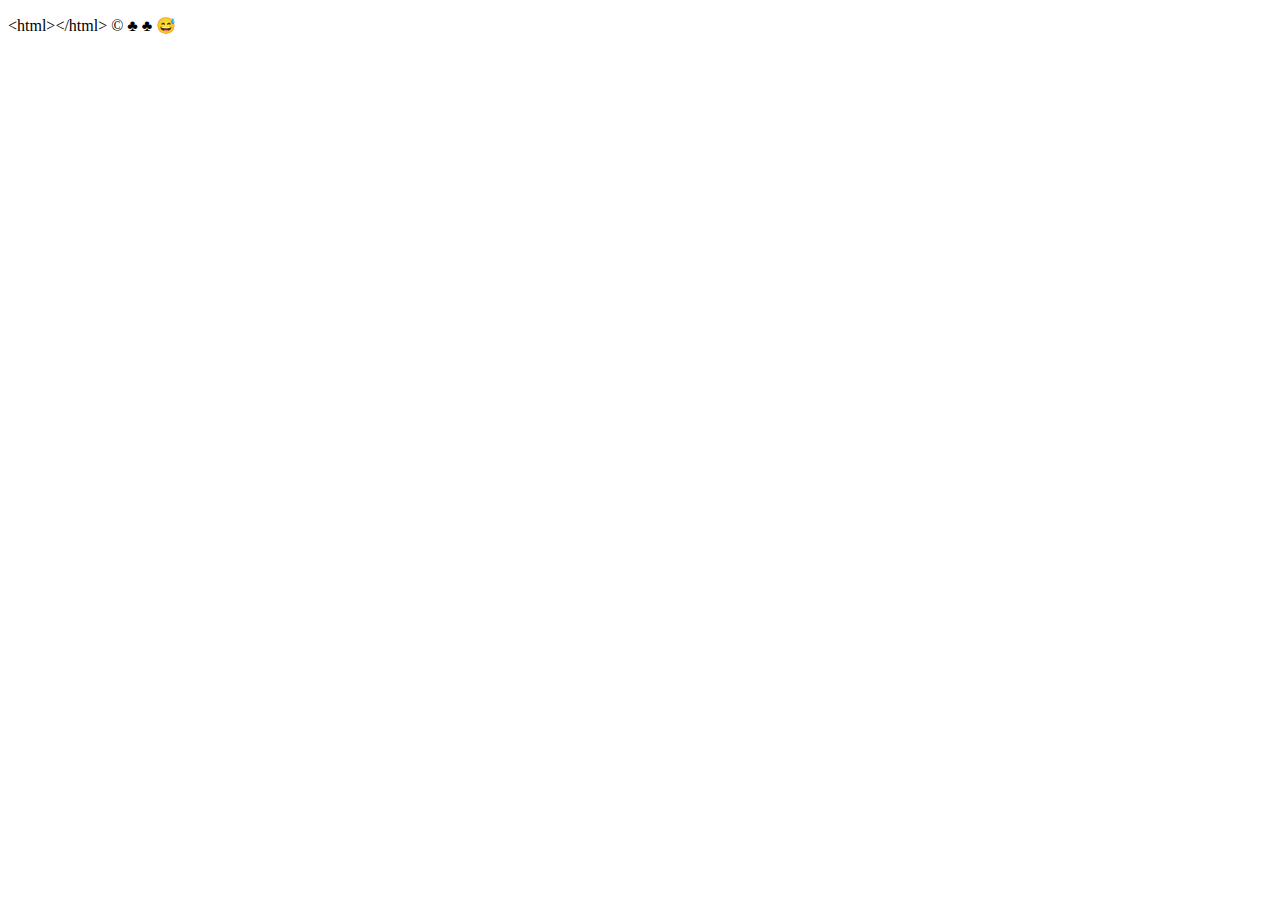
<file: 101 HTML Entities/index.html>
<!DOCTYPE html>
<html lang="en">
<head>
    <meta charset="UTF-8">
    <title>html entities</title>
</head>
<body>
    <p>
        &lt;html&gt;&lt;/html&gt;
        &#169;
        &clubs;
        &#9827;
        &#128517;
    </p>
</body>
</html>
</file>
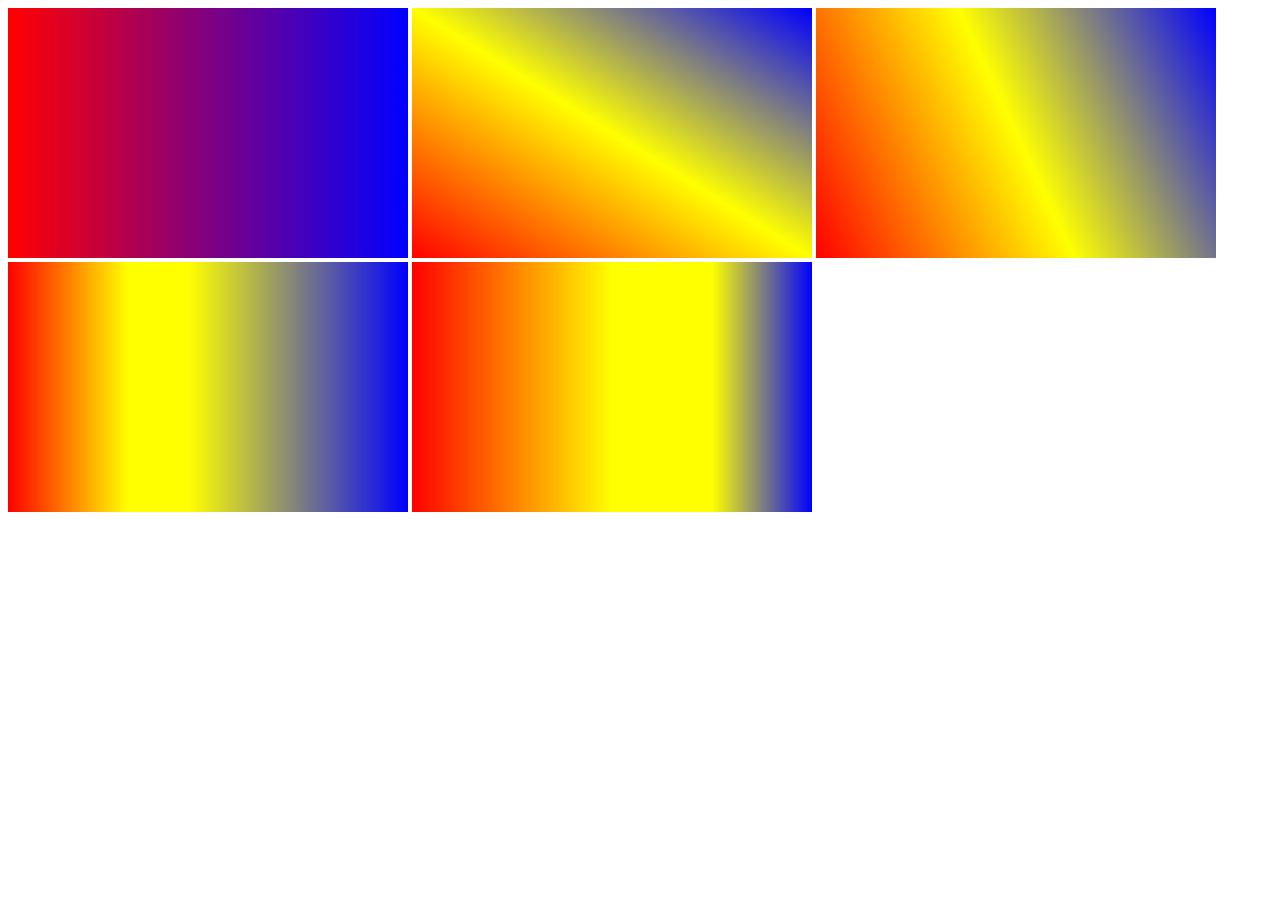
<file: 104 linear gradient/index.html>
<!DOCTYPE html>
<html lang="en">
<head>
    <meta charset="UTF-8">
    <title>linear gradient</title>
    <link rel="stylesheet" href="css/style.css">
</head>
<body>
    <div class="box1"></div>
    <div class="box2"></div>
    <div class="box3"></div>
    <div class="box4"></div>
    <div class="box5"></div>
</body>
</html>
</file>
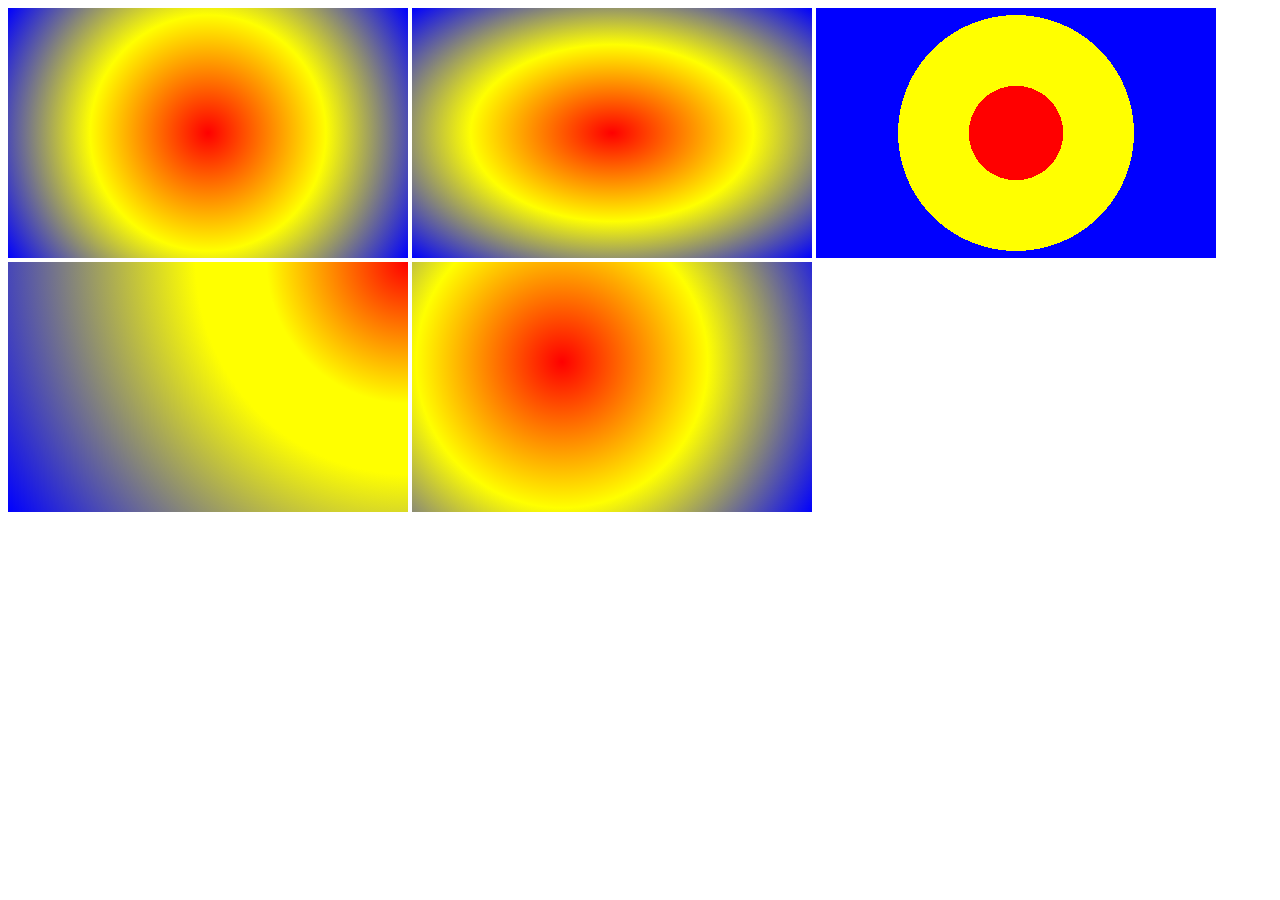
<file: 107-110 radial gradient/index.html>
<!DOCTYPE html>
<html lang="en">
<head>
    <meta charset="UTF-8">
    <title>radial gradient</title>
    <link rel="stylesheet" href="css/style.css">
</head>
<body>
    <div class="box1"></div>
    <div class="box2"></div>
    <div class="box3"></div>
    <div class="box4"></div>
    <div class="box5"></div>
</body>
</html>
</file>
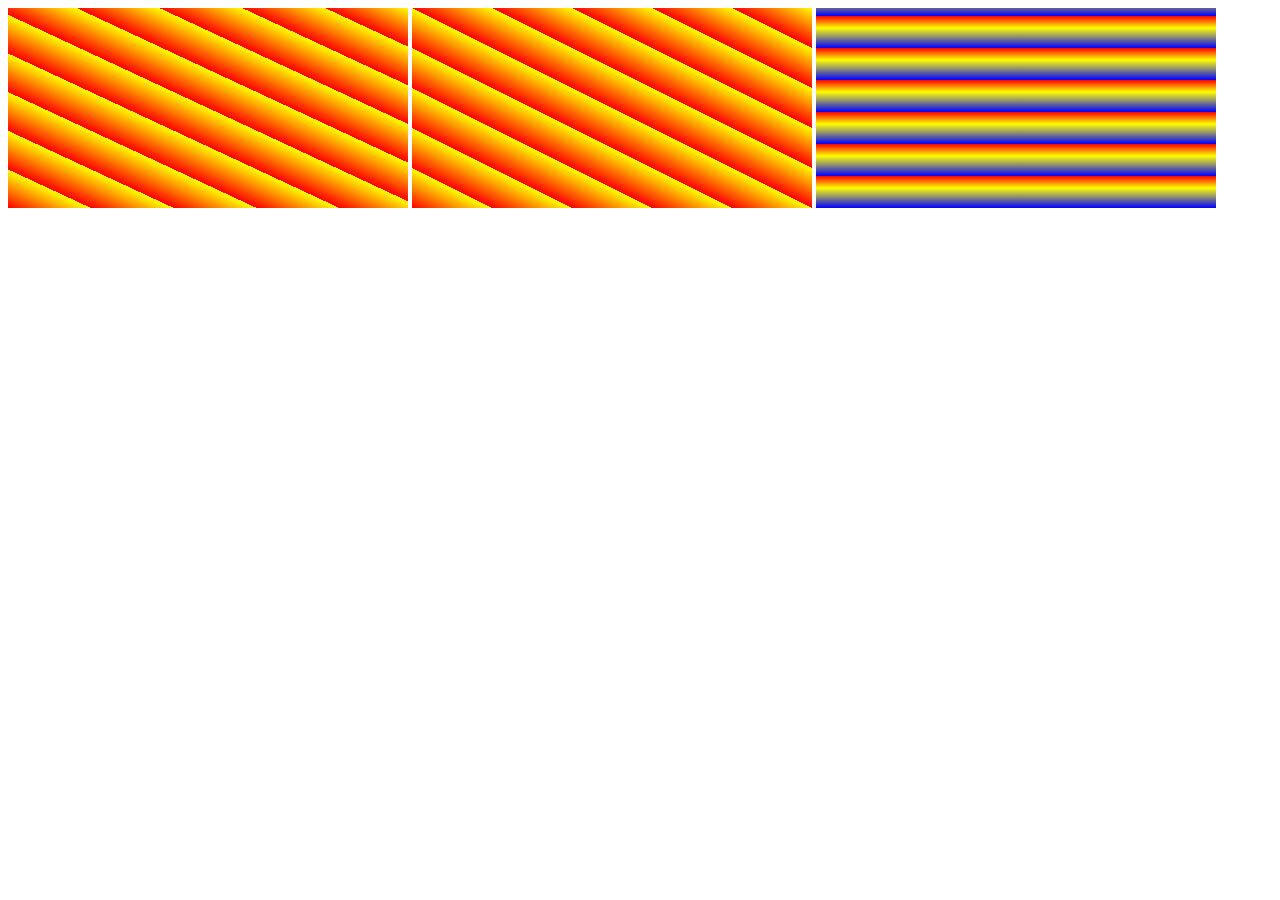
<file: 111-112 reprating linear gradient/index.html>
<!DOCTYPE html>
<html lang="en">
<head>
    <meta charset="UTF-8">
    <title>repeating radial gradient</title>
    <link rel="stylesheet" href="css/style.css">
</head>
<body>
    <div class="box1"></div>
    <div class="box2"></div>
    <div class="box3"></div>
</body>
</html>
</file>
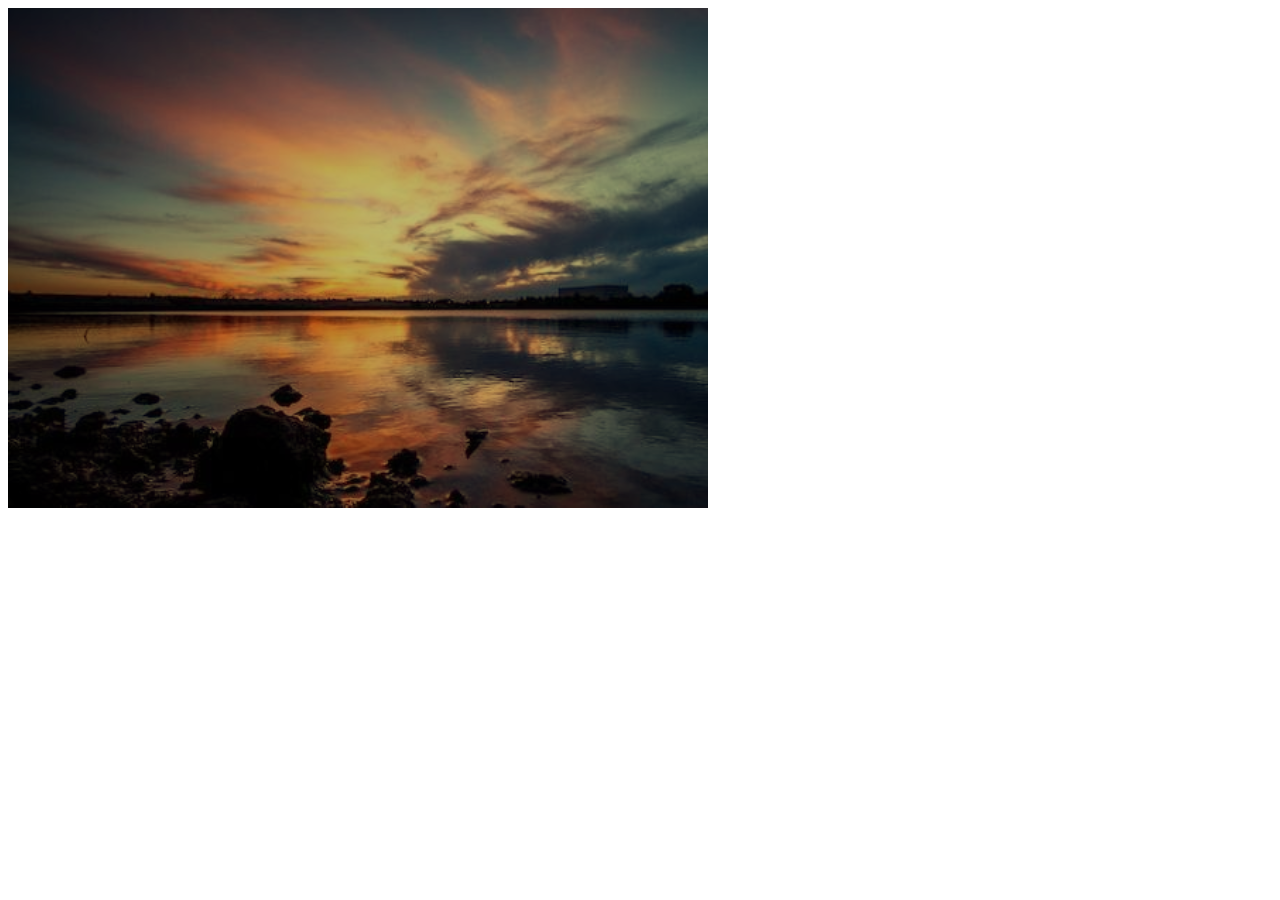
<file: 114 css blend mode/index.html>
<!DOCTYPE html>
<html lang="en">
<head>
    <meta charset="UTF-8">
    <title>css blend mode</title>
    <link rel="stylesheet" href="css/style.css">
</head>
<body>
   <div class="box">
       
   </div> 
</body>
</html>
</file>
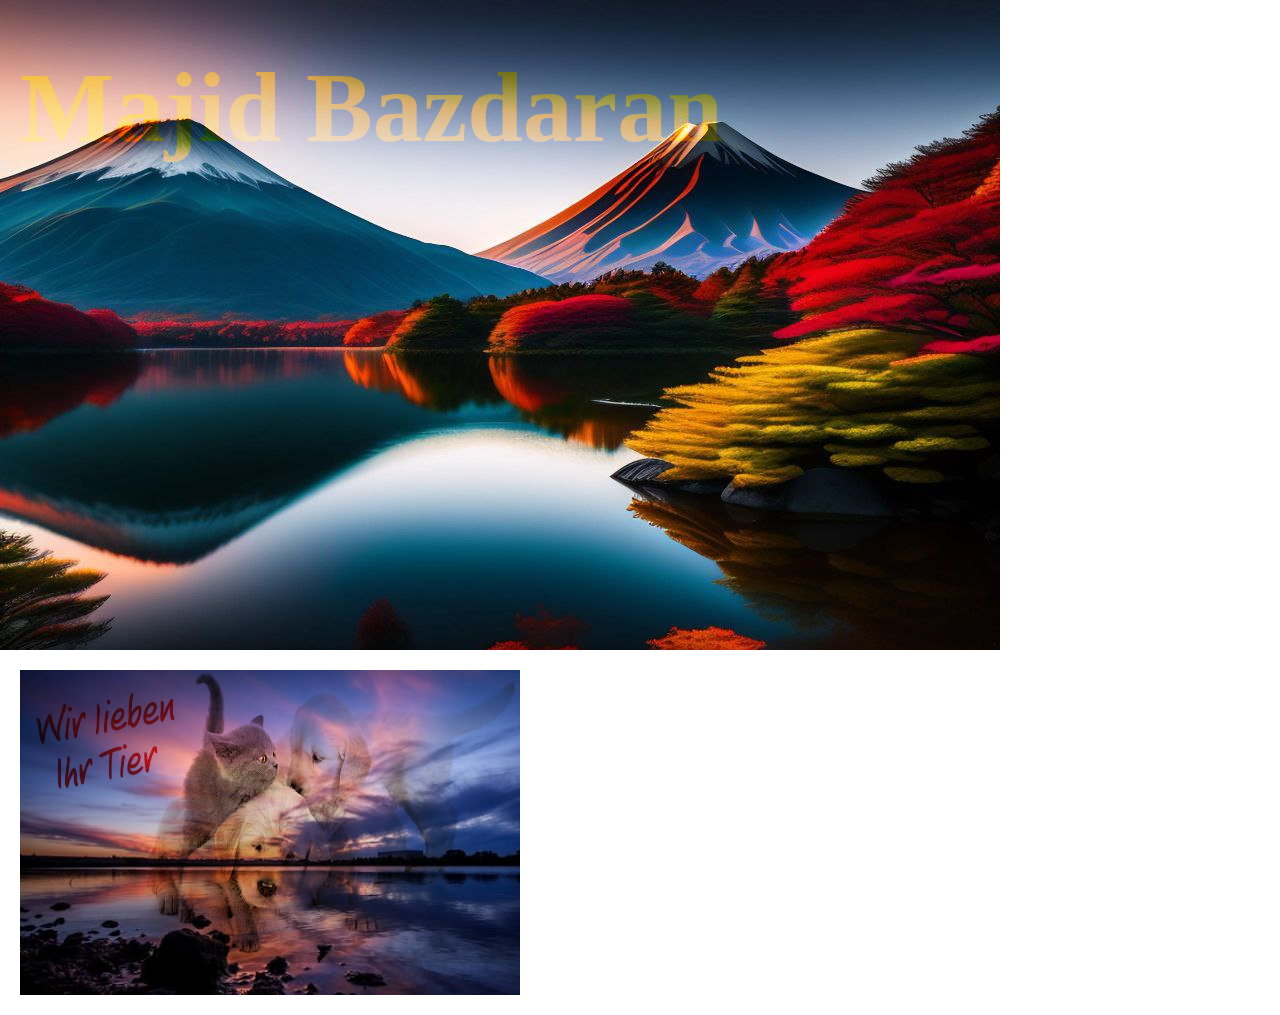
<file: 115 mix blend mode/index.html>
<!DOCTYPE html>
<html lang="en">
<head>
    <meta charset="UTF-8">
    <title>css blend mode</title>
    <link rel="stylesheet" href="css/style.css">
</head>
<body>
   <div class="box">
      <h1>Majid Bazdaran</h1> 
   </div> 
   <div class="box2">
       <img src="image/kids.jpg" alt="">
   </div>
</body>
</html>
</file>
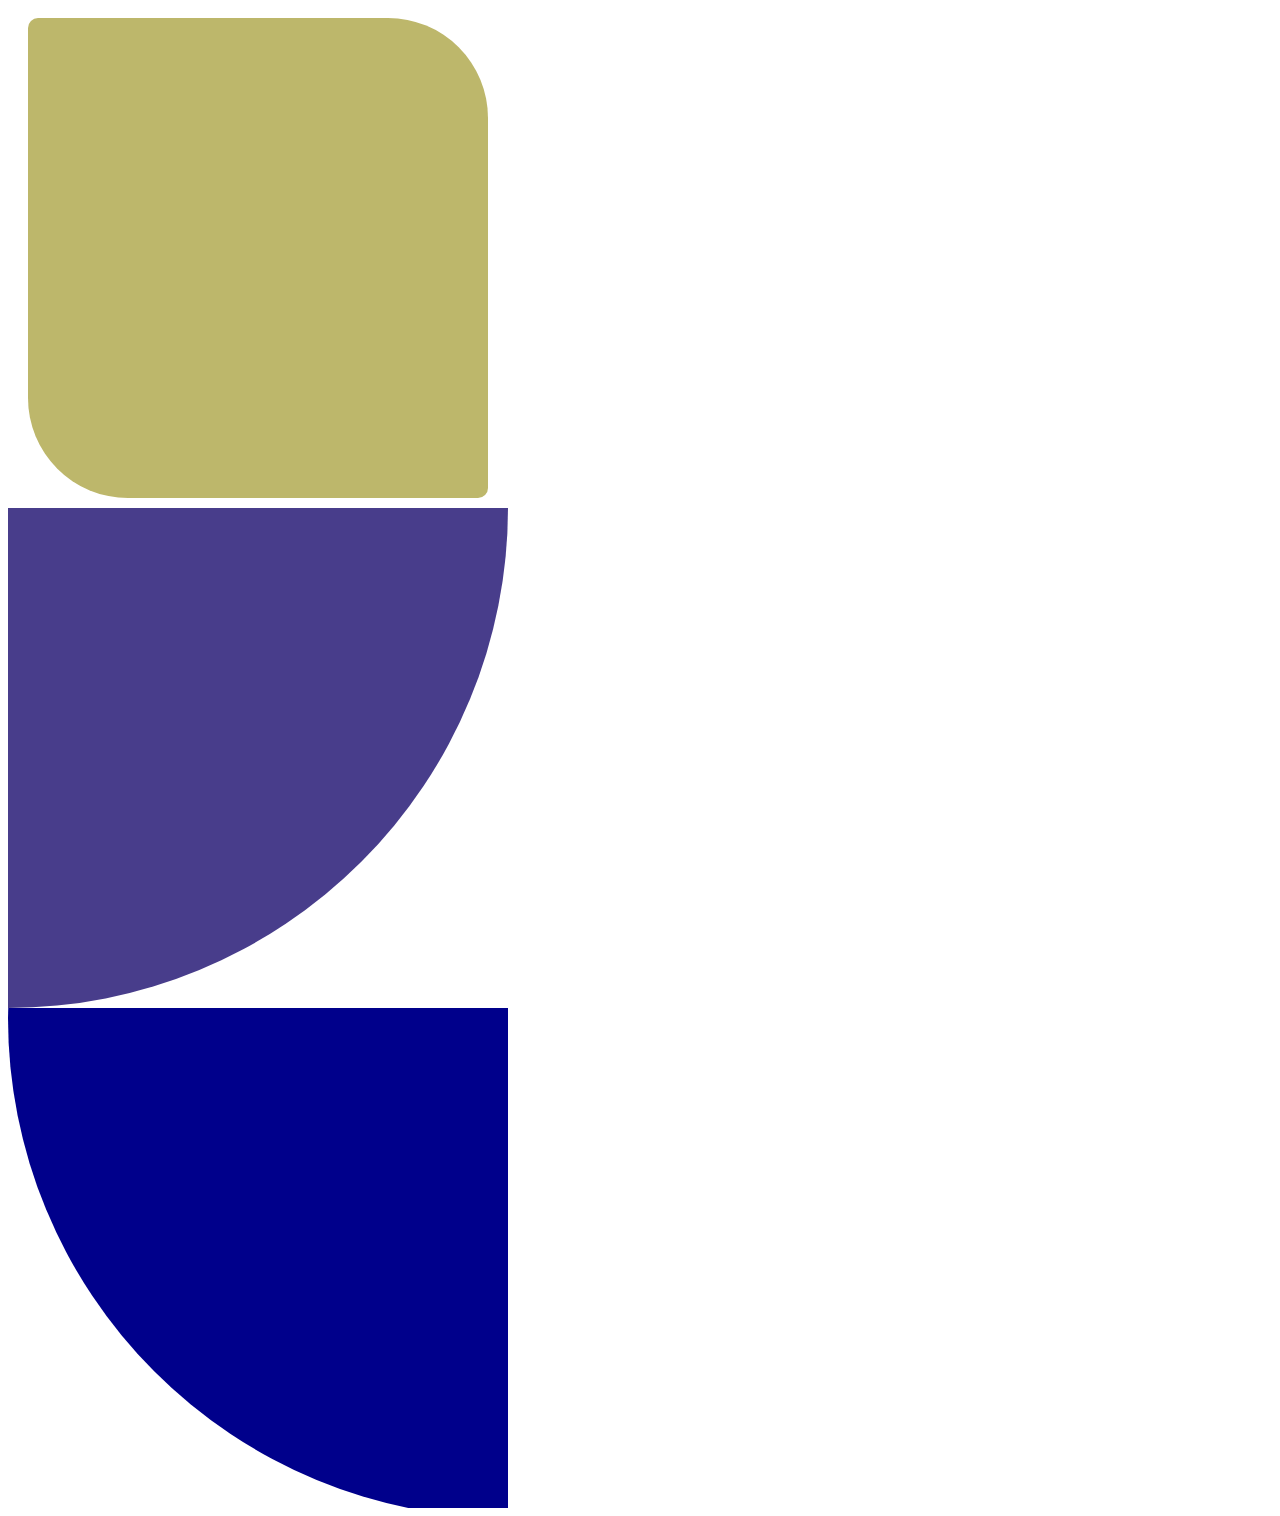
<file: 118-119 css inset & circle/index.html>
<!DOCTYPE html>
<html lang="en">
<head>
    <meta charset="UTF-8">
    <title>css inset & circle</title>
    <link rel="stylesheet" href="css/style.css">
</head>
<body>
    <div class="box">
        
    </div>
    <div class="box2">
        
    </div>
    <div class="box3">
        
    </div>
</body>
</html>
</file>
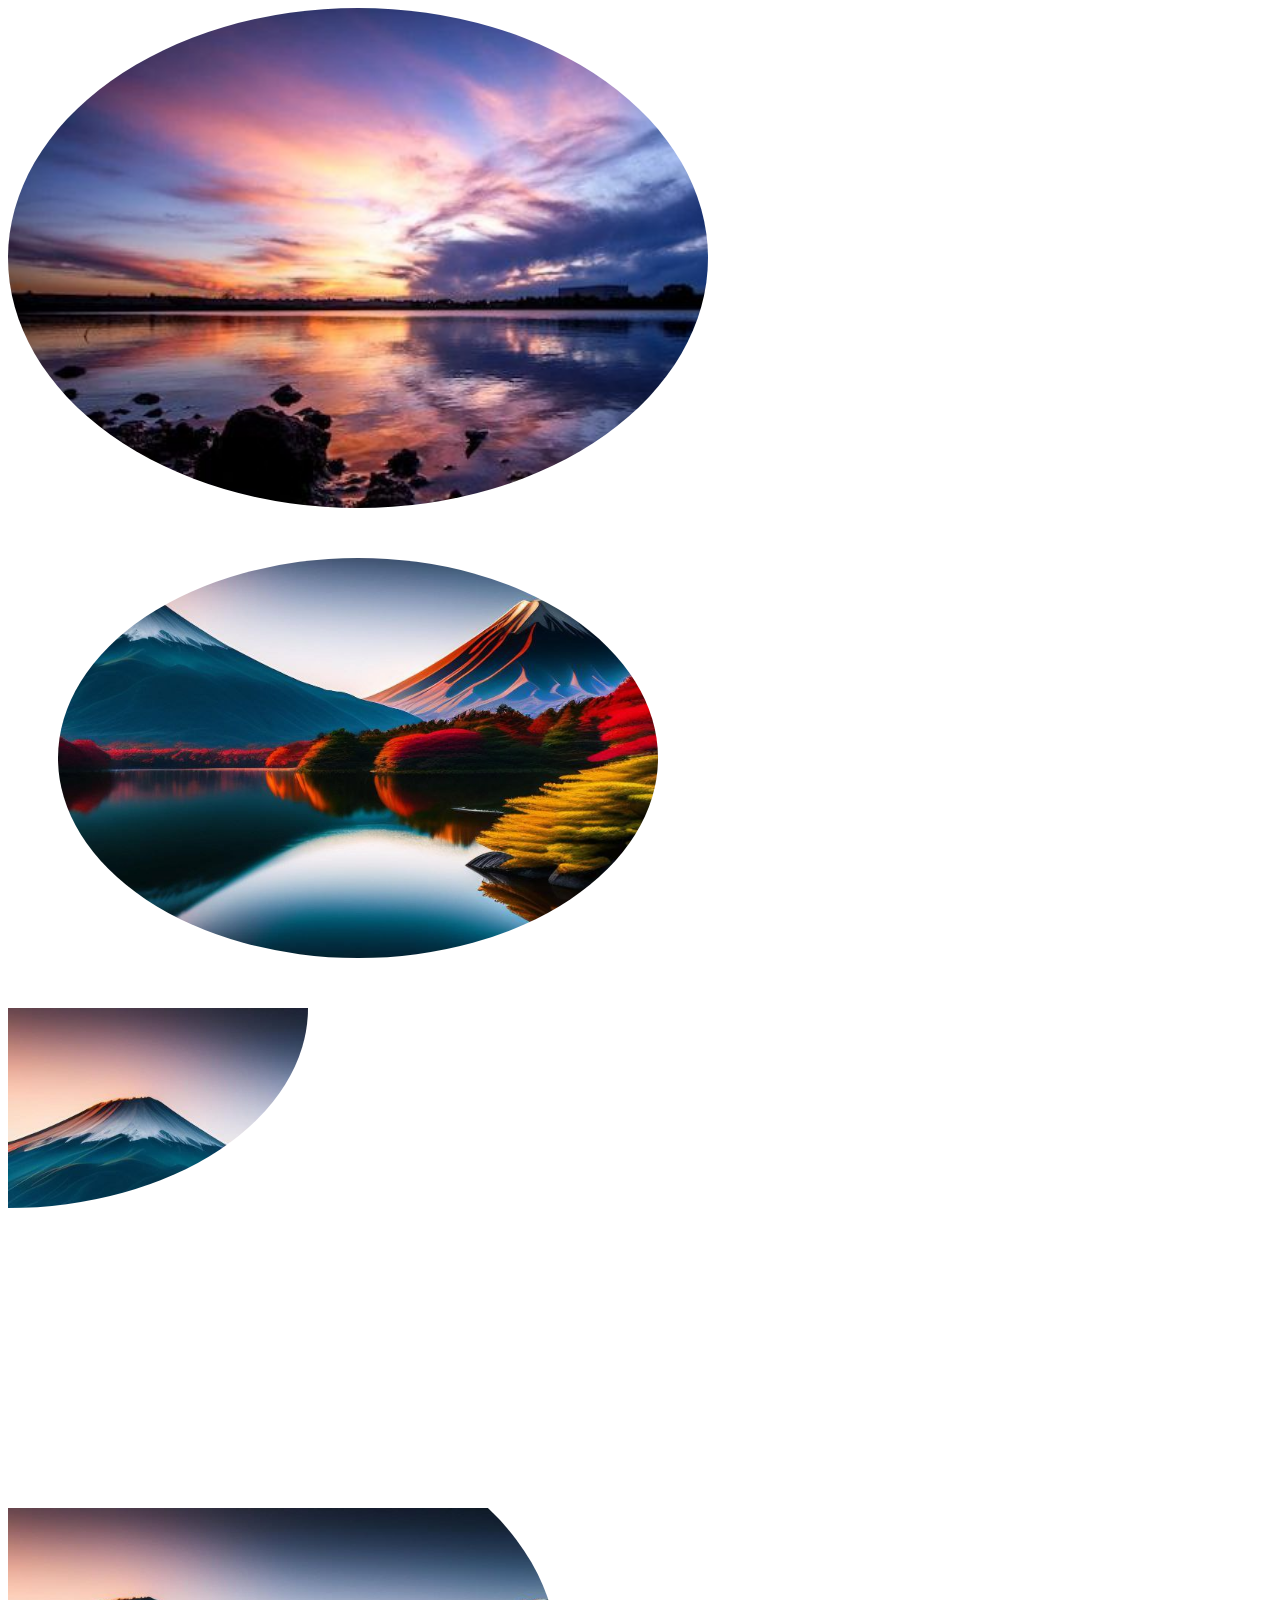
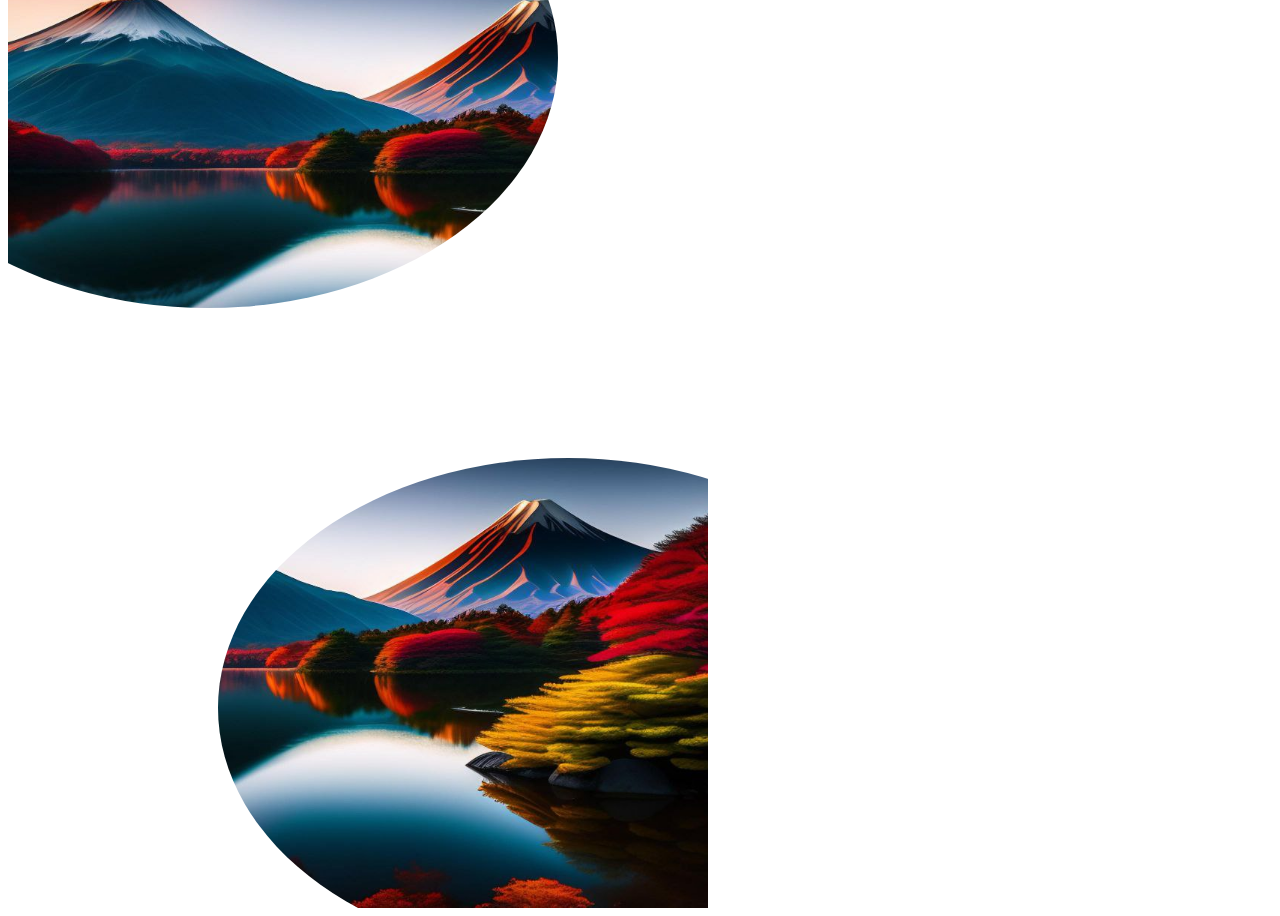
<file: 120 css ellipse/index.html>
<!DOCTYPE html>
<html lang="en">
<head>
    <meta charset="UTF-8">
    <title>ellipse css</title>
    <link rel="stylesheet" href="css/style.css">
</head>
<body>
    <div class="box"></div>
    <div class="box2"></div>
    <div class="box3"></div>
    <div class="box4"></div>
    <div class="box5"></div>
</body>
</html>
</file>
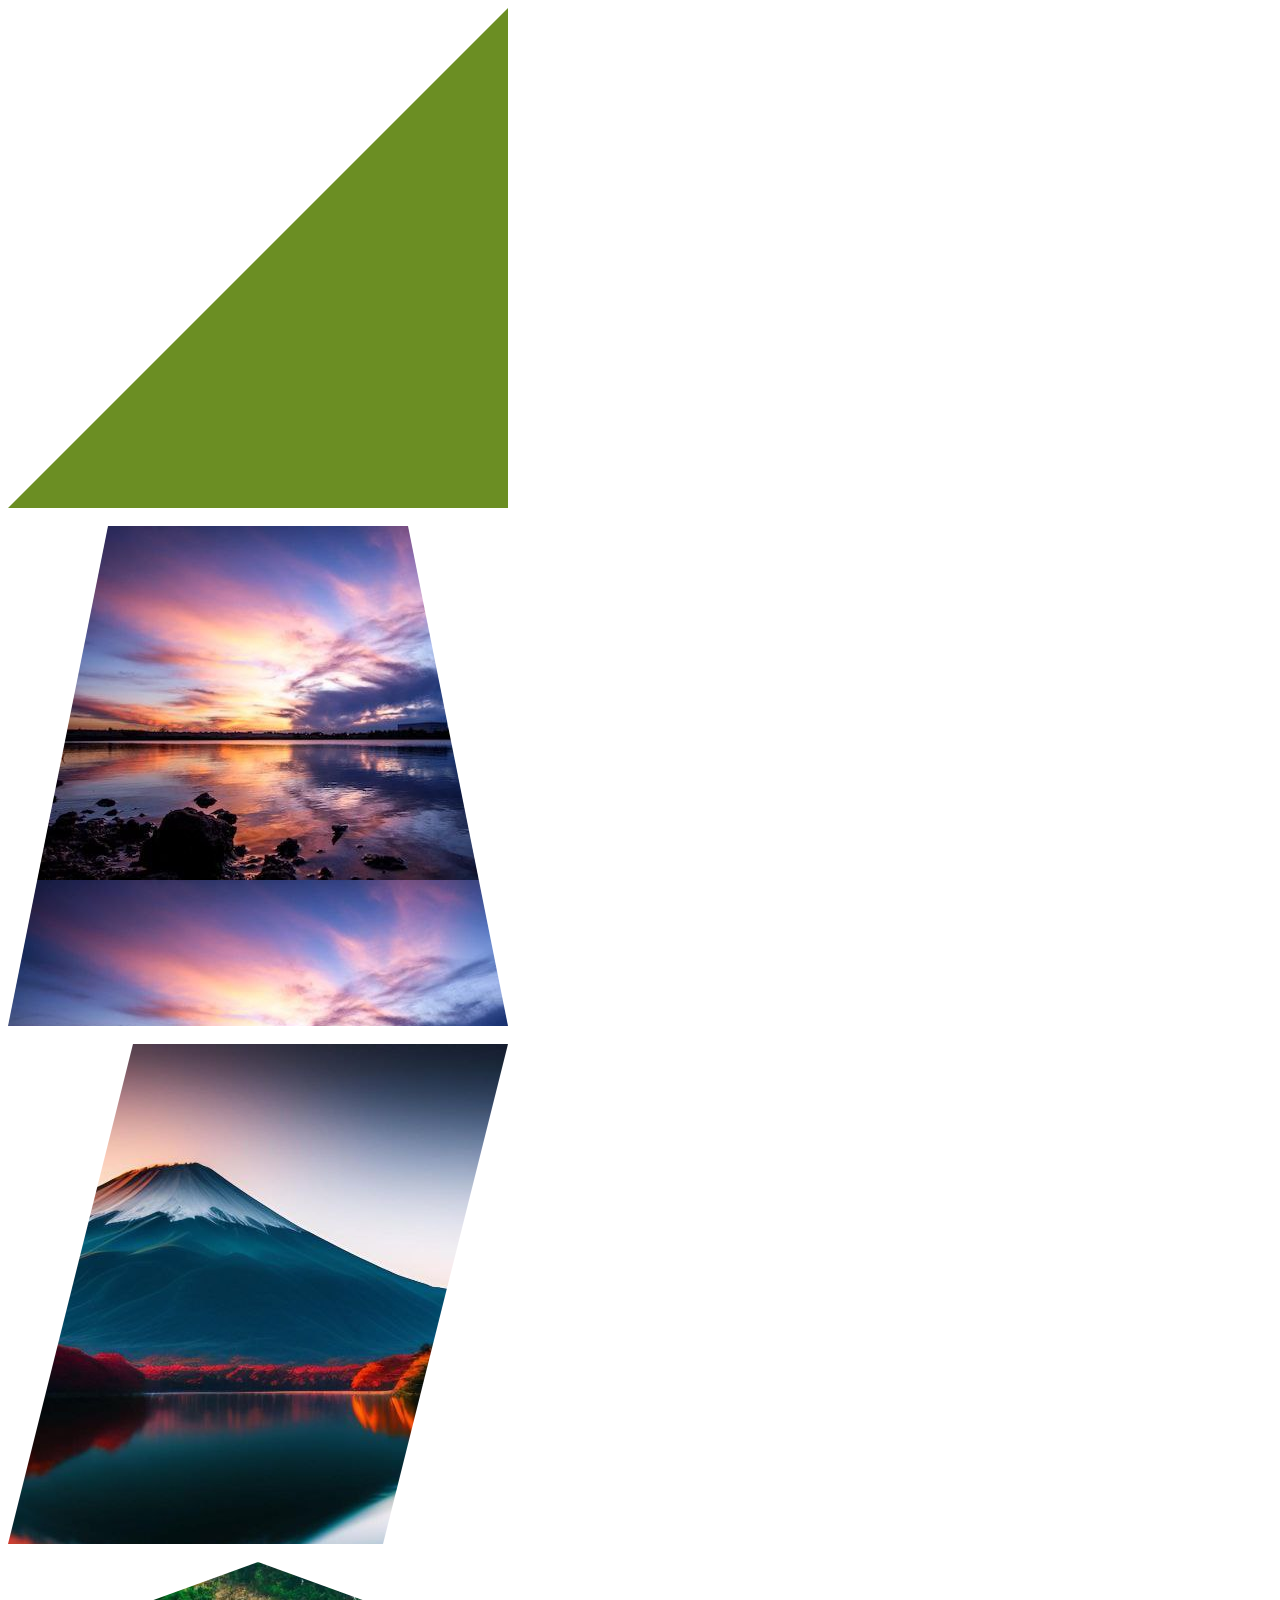
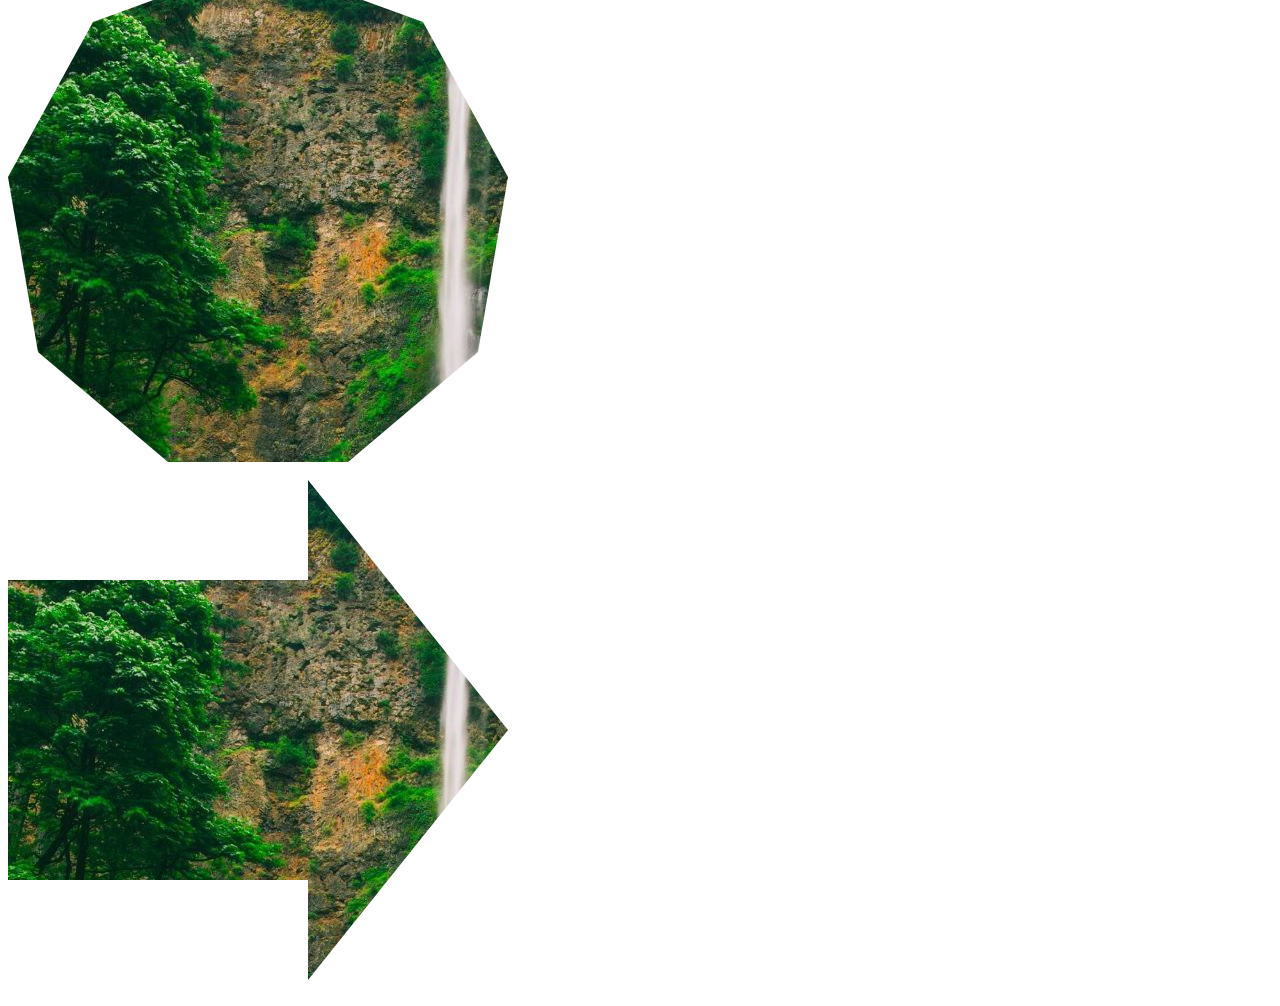
<file: 121 css polygon/index.html>
<!DOCTYPE html>
<html lang="en">
<head>
    <meta charset="UTF-8">
    <title>polygon css</title>
    <link rel="stylesheet" href="css/style.css">
</head>
<body>
    <div class="box"></div><br>
    <div class="box2"></div><br>
    <div class="box3"></div><br>
    <div class="box4"></div><br>
    <div class="box5"></div><br>
</body>
</html>
</file>
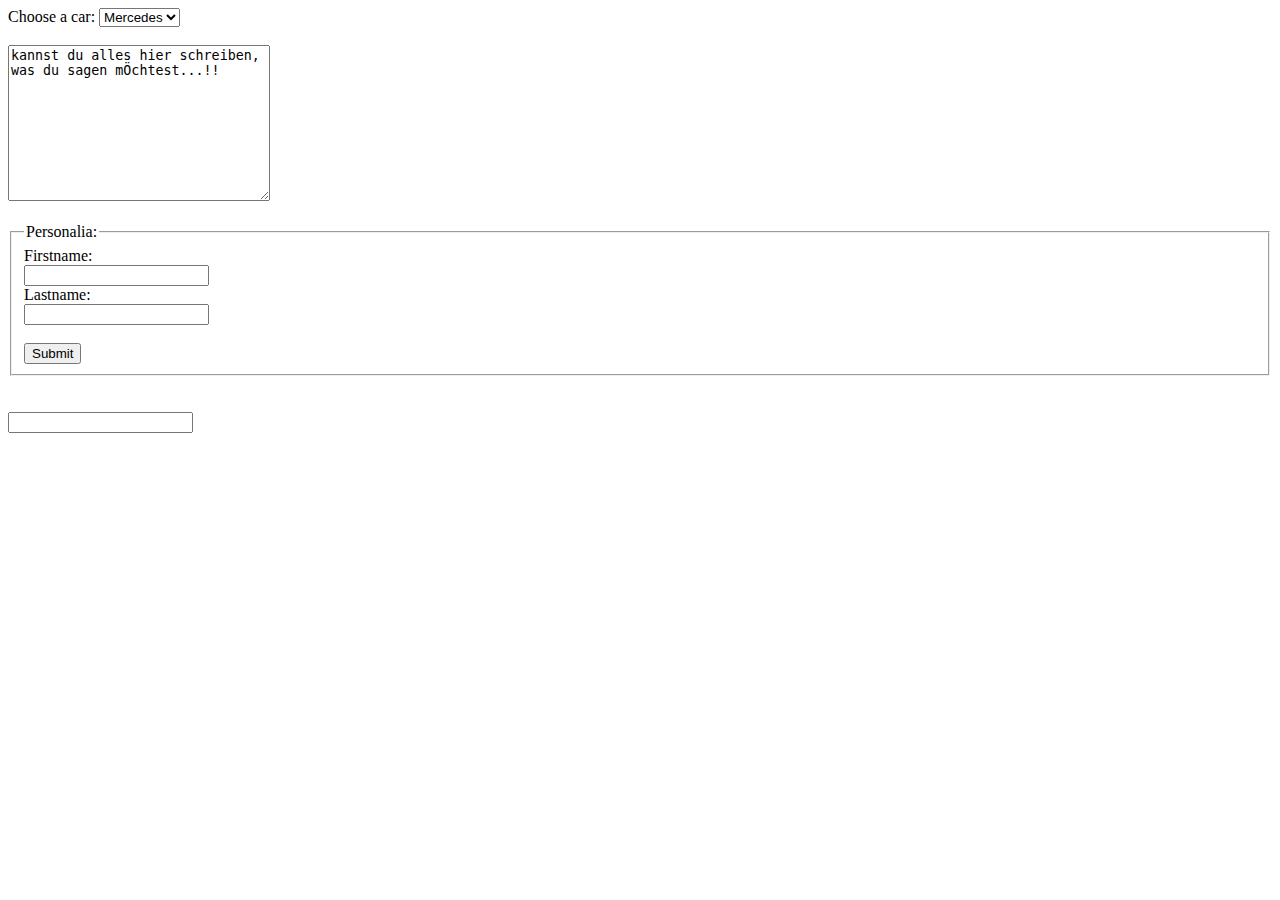
<file: 94 form elements/index.html>
<!DOCTYPE html>
<html lang="en">
<head>
    <meta charset="UTF-8">
    <title>html form elements</title>
</head>
<body>
    <form action="">
        <label for="cars">Choose a car:</label>
        <select name="" id="cars">
            <option value="">Volvo</option>
            <option value="">BMW</option>
            <option value="" selected>Mercedes</option>
            <option value="">VW</option>
        </select>
        <br><br>
        <textarea name="" id="" cols="30" rows="10">kannst du alles hier schreiben, was du sagen mÖchtest...!! </textarea>
        <br><br>
        <fieldset>
            <legend>Personalia:</legend>
            <label for="fname">Firstname:</label><br>
            <input type="text" id="fname"><br>
            <label for="lname">Lastname:</label><br>
            <input type="text" id="lname"><br><br>
            <input type="submit">
        </fieldset><br><br>
        <input list="browser">
        <datalist id="browser">
            <option value="Internet Explorer">
            <option value="Firefox">
            <option value="Chrome">
            <option value="Opera">
            <option value="Safari">
        </datalist>
    </form>
</body>
</html>
</file>
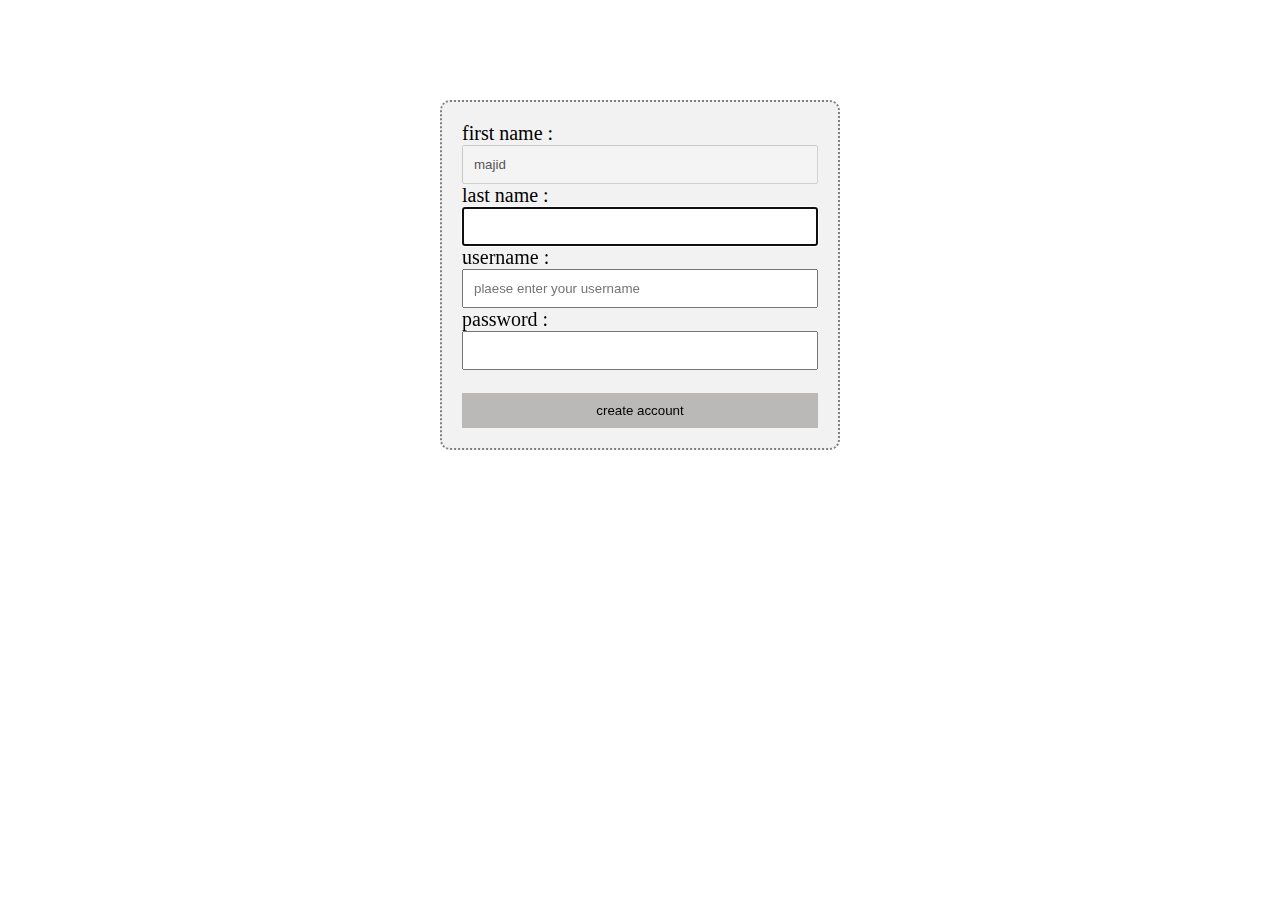
<file: 95 input attribute/index.html>
<!DOCTYPE html>
<html lang="en">
<head>
    <meta charset="UTF-8">
    <title>inpute attribute</title>
    <link rel="stylesheet" href="css/style.css">
</head>
<body>
   <form action="">
        <label for="f_name">first name :</label><br>
        <input type="text" id="f_name" value="majid" readonly disabled><br>

        <label for="l_name">last name :</label><br>
        <input type="text" id="l_name" maxlength="10" autofocus autocomplete="off"><br>

        <label for="u_name">username :</label><br>
        <input type="text" id="u_name" placeholder="plaese enter your username" required><br>

        <label for="psw">password :</label><br>
        <input type="password" id="psw"><br><br>

        <input type="submit" value="create account">
    </form>
</body>
</html>
</file>
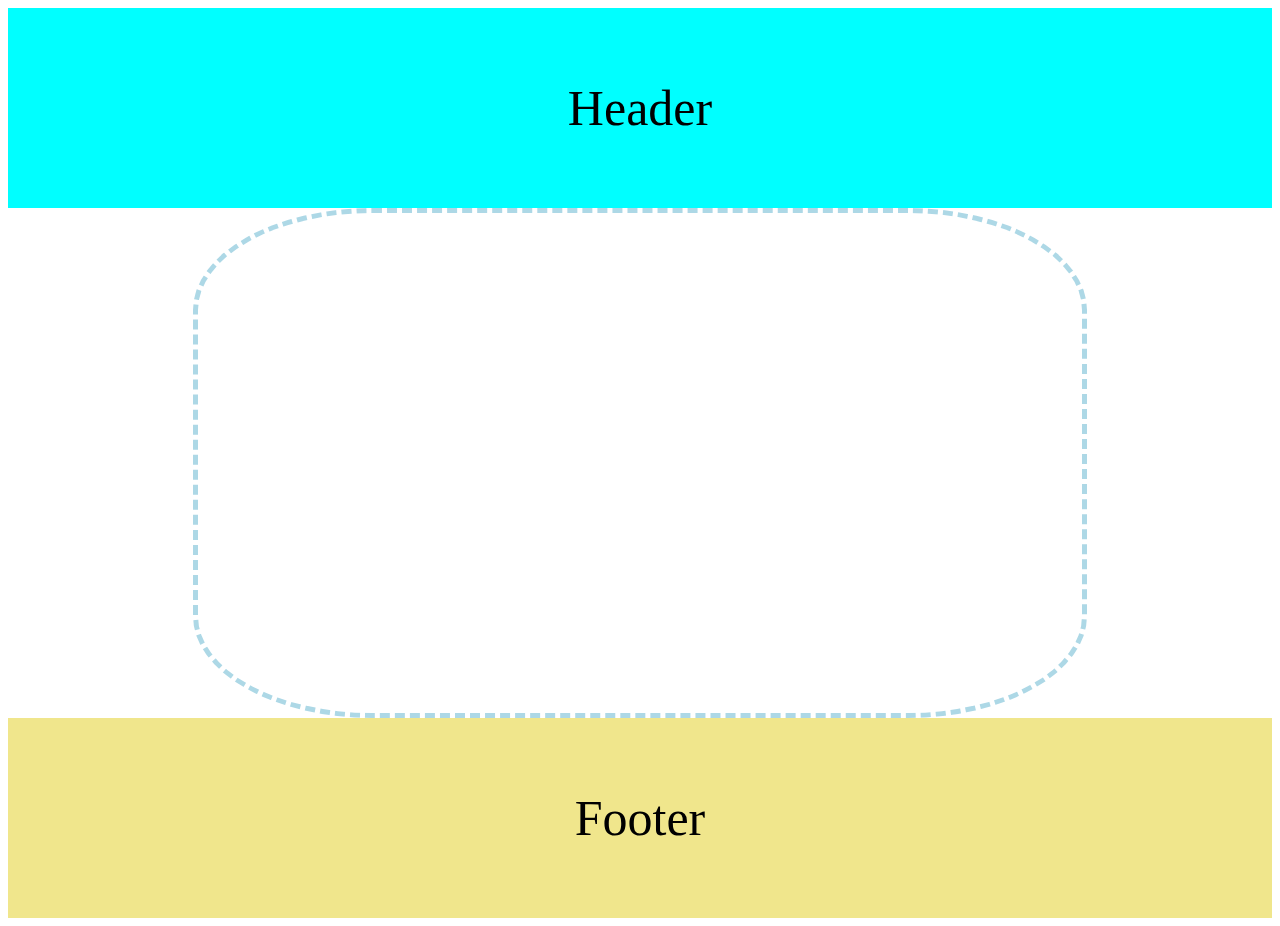
<file: 97 iframe/index.html>
<!DOCTYPE html>
<html lang="en">
<head>
    <meta charset="UTF-8">
    <title>iframe</title>
    <link rel="stylesheet" href="css/style.css">
</head>
<body>
   <header>Header</header>
   
   <iframe src="https://downloadha.com/" frameborder="0"></iframe>
   
   <footer>Footer</footer>
    
</body>
</html>
</file>
<file: 104 linear gradient/css/style.css>
div{
    width: 400px;
    height: 250px;
    display: inline-block
}
.box1{
    background-image: linear-gradient(to right,red,blue)
}
.box2{
    background-image: linear-gradient(to right top,red,yellow,blue)
}
.box3{
    background-image: linear-gradient(65deg,red,yellow,blue)
}
.box4{
    background-image: linear-gradient(90deg,red,yellow 30%,yellow 45%,blue)
}
.box5{
    background-image: linear-gradient(90deg,red,yellow 200px,yellow 300px,blue)
}
</file>
<file: 107-110 radial gradient/css/style.css>
div{
    width: 400px;
    height: 250px;
    display: inline-block
}
.box1{
    background-image: radial-gradient(circle,red,yellow,blue)
}
.box2{
    background-image: radial-gradient(ellipse,red,yellow,blue)
}
.box3{
    background-image: radial-gradient(circle,red,red 20%,yellow 20%,yellow 50%,blue 50%)
}
.box4{
    background-image: radial-gradient(circle at right top,red,yellow 30%,yellow 45%,blue)
}
.box5{
    background-image: radial-gradient(circle at 150px 100px,red,yellow,blue)
}
</file>
<file: 111-112 reprating linear gradient/css/style.css>
div{
    display: inline-block;
}
.box1{
    width: 400px;
    height: 200px;
    background: repeating-linear-gradient(25deg,red,yellow 10%)
}
.box2{
    width: 400px;
    height: 200px;
    background: repeating-linear-gradient(to top right,red,yellow 10%)
}
.box3{
    width: 400px;
    height: 200px;
    background: repeating-linear-gradient(to bottom,red 4%,yellow 10%,blue 20%)
}
</file>
<file: 114 css blend mode/css/style.css>
.box{
    width: 700px;
    height: 500px;
    background-image: url(../image/darya.jpg);
    background-repeat: no-repeat;
    background-size: cover;
    background-color: darkkhaki;
    background-blend-mode: multiply;
}
</file>
<file: 115 mix blend mode/css/style.css>
*{
    margin: 0;
    padding: 0;
}
.box{
    width: 1000px;
    height: 650px;
    background-image: url(../image/daryache.jpg);
    background-size: cover;
    position: relative;
}
h1{
    font-size: 100px;
    position: absolute;
    top: 50px;
    left: 20px;
    mix-blend-mode: overlay;
    color: goldenrod;
}
.box2{
    margin: 20px;
    width: 500px;
    height: 325px;
    background-image: url(../image/darya.jpg);
    background-size: cover;
    position: relative;
}
img{
    width: 100%;
    height: 90%;
    mix-blend-mode: multiply;
}
</file>
<file: 118-119 css inset & circle/css/style.css>
.box{
    width: 500px;
    height: 500px;
    background-color: darkkhaki;
    clip-path: inset(10px 20px round 10px 100px);
}
.box2{
    width: 500px;
    height: 500px;
    background-color: darkslateblue;
    clip-path:circle(500px at top left)
}
.box3{
    width: 500px;
    height: 500px;
    background-color: darkblue;
    clip-path:circle(500px at 500px 10px)
}
</file>
<file: 120 css ellipse/css/style.css>
.box{
    width: 700px;
    height: 500px;
    background: url(../image/darya.jpg);
    background-size: cover;
    background-repeat: no-repeat;
    clip-path: ellipse()
}
.box2{
    width: 700px;
    height: 500px;
    background: url(../image/daryache.jpg);
    background-size: cover;
    background-repeat: no-repeat;
    clip-path: ellipse(300px 200px at center center)
}
.box3{
    width: 700px;
    height: 500px;
    background: url(../image/daryache.jpg);
    background-size: cover;
    background-repeat: no-repeat;
    clip-path: ellipse(300px 200px at left top)
}
.box4{
    width: 700px;
    height: 500px;
    background: url(../image/daryache.jpg);
    background-size: cover;
    background-repeat: no-repeat;
    clip-path: ellipse(350px 250px at 200px 150px)
}
.box5{
    width: 700px;
    height: 500px;
    background: url(../image/daryache.jpg);
    background-size: cover;
    background-repeat: no-repeat;
    clip-path: ellipse(350px 250px at 80% 60%)
}
</file>
<file: 121 css polygon/css/style.css>
.box{
    width: 500px;
    height: 500px;
    background-color: olivedrab;
    clip-path: polygon(500px 0, 500px 500px, 0 500px)
}
.box2{
    width: 500px;
    height: 500px;
    background-image: url(../image/darya.jpg);
    clip-path: polygon(20% 0%, 80% 0%, 100% 100%, 0% 100%);
}
.box3{
    width: 500px;
    height: 500px;
    background-image: url(../image/daryache.jpg);
    clip-path: polygon(25% 0%, 100% 0%, 75% 100%, 0% 100%);
}
.box4{
    width: 500px;
    height: 500px;
    background-image: url(../image/kooh.jpg);
    clip-path: polygon(50% 0%, 83% 12%, 100% 43%, 94% 78%, 68% 100%, 32% 100%, 6% 78%, 0% 43%, 17% 12%);
}
.box5{
    width: 500px;
    height: 500px;
    background-image: url(../image/kooh.jpg);
   clip-path: polygon(0% 20%, 60% 20%, 60% 0%, 100% 50%, 60% 100%, 60% 80%, 0% 80%);
}
</file>
<file: 95 input attribute/css/style.css>
*{
    box-sizing: border-box;
    padding: 0;
    margin: 0;
}
form{
    width: 400px;
    background-color: #f2f2f2;
    margin: 100px auto;
    border: 2px dotted gray;
    border-radius: 10px;
    padding: 20px;
    font-size: 20px;
}
input{
    width: 100%;
    padding: 10px;
}
input[type="submit"]{
    background-color: rgb(187,184,184);
    border: 0;
}
</file>
<file: 97 iframe/css/style.css>
header{
    width: 100%;
    height: 200px;
    background-color: aqua;
    font-size: 50px;
    text-align: center;
    line-height: 200px;
}
footer{
    width: 100%;
    height: 200px;
    background-color: khaki;
    font-size: 50px;
    text-align: center;
    line-height: 200px;
}
iframe{
    width: 70%;
    display: block;
    margin: auto;
    height: 500px;
    border: 5px dashed lightblue;
    border-radius: 20%
}
</file>
